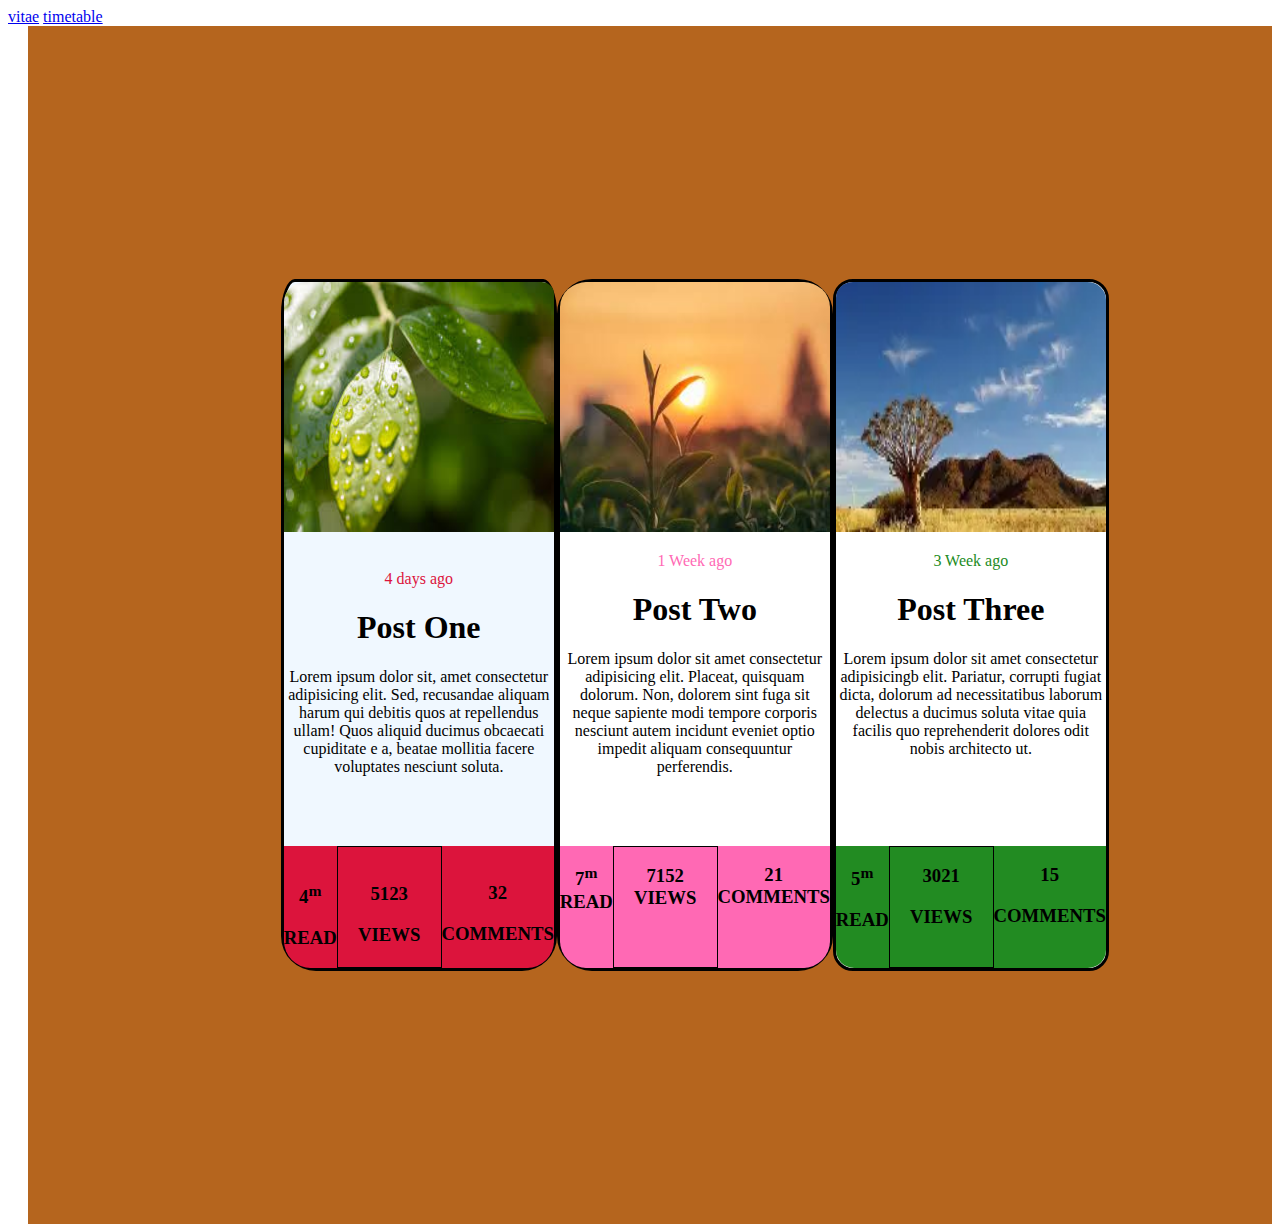
<file: index.html>
<!DOCTYPE html>
<html lang="en">
<head>
    <meta charset="UTF-8">
    <meta name="viewport" content="width=device-width, initial-scale=1.0">
    <title>poster </title>
    <link rel="stylesheet" href="./poster.css">
</head>
<body>
  <a href="vitae.html">vitae</a>
   <a href="timetable.html">timetable</a>
    <div class="maindiv">
          <div class="firstdiv" style="border-top-left-radius: 5%; border-top-right-radius: 5%;">
            <div class="img">
                  <img src="./fred.jpg"  width="270px"; height="250px"; style="border-top-left-radius:8% ; border-top-right-radius:4.7% ;">
            </div>
            <div>
              <center><br>
              <p style="color: crimson;">4 days ago </p>
                <h1>Post One </h1>
                <p> Lorem ipsum dolor sit, amet  consectetur adipisicing elit.  
                  Sed, recusandae aliquam harum qui debitis quos at repellendus ullam!  Quos aliquid ducimus obcaecati cupiditate  e
                  a, beatae mollitia facere  voluptates nesciunt soluta. </center></p>
                   
                </center> <br><br>
            </div> <br>
           
                  

                 <div class="smalldiv1" style="height: 17.8%;">
                    <div class="rd"><br>
                        <h3> <center>4<sup>m</sup> </center></h3>
                        <h3> <center>READ </center></h3>
                    </div>
                
                    <div class="vision"><br>
                          <h3> <center>5123 </center></h3>
                          <h3> <center>VIEWS </center></h3>
                    </div>
                    <div class="Comments"><br>
                          <h3><center>32 </center></h3>
                          <h3> <center>COMMENTS </center></h3>
                    </div>
                
                </div>   

          </div>


           <div class="seconddiv">
                      <center>
                    <img src="ste.jpg" width="270px"; height="250px"; style="border-top-left-radius:10% ; border-top-right-radius: 10%;" >
                      <p style="color: hotpink;">1 Week ago </p>
                      <h1> Post Two </h1>
                      <p>Lorem ipsum dolor sit amet  consectetur  adipisicing elit. 
                        Placeat, quisquam dolorum. Non, dolorem sint fuga sit neque sapiente modi tempore corporis nesciunt
                         autem incidunt eveniet optio impedit  aliquam consequuntur perferendis. </center></p>
                  </center>
                  
                              <br><br><br>
                   <div class="smalldiv2" style="height: 17.8%;">
                        <div class="rd1">
                            <h3> <center>7<sup>m</sup><br>READ </center></h3>
                            
                        </div>
                          <div class="vision1">
                                <h3><center>7152<br>VIEWS <center></h3>
                                
                          </div> 
                          
                          <div class="Comments1">
                                <h3><center>21 <br>COMMENTS</center></h3>
                                

                          </div>

                     </div>      


            </div>
            <div class="thirddiv">
                    <center>
                    <img src="./kevin.webp" width="270px" height="250px" style="border-top-left-radius: 6.3%; border; border-top-right-radius: 7%;">
                    <p style="color: forestgreen;"> 3 Week ago </p>
                    <h1> Post Three </h1>
                    <p>Lorem ipsum dolor sit amet consectetur adipisicingb  elit. 
                      Pariatur, corrupti fugiat dicta, dolorum   ad necessitatibus laborum delectus a ducimus soluta vitae quia facilis quo reprehenderit
                       dolores odit nobis architecto ut. </p>
                       </center>
                            <br><br><br><br>
                       <div class="smalldiv3" style="height: 17.8%;">
                              <div class="rd2">
                                <h3><center>5<sup>m</sup> </center></h3>
                                <h3> <center>READ </center></h3>
                             </div>
                              <div class="vision2">
                                  <h3><center>3021 </center></h3>
                                  <h3><center>VIEWS </center></h3>
                              </div>
                              <div class="comments2">
                                <h3> <center>15 </center></h3>
                                <h3> <center>COMMENTS </center></h3>



                              </div>


                       </div>



            </div>
</body>    














              





































    </div>
</file>
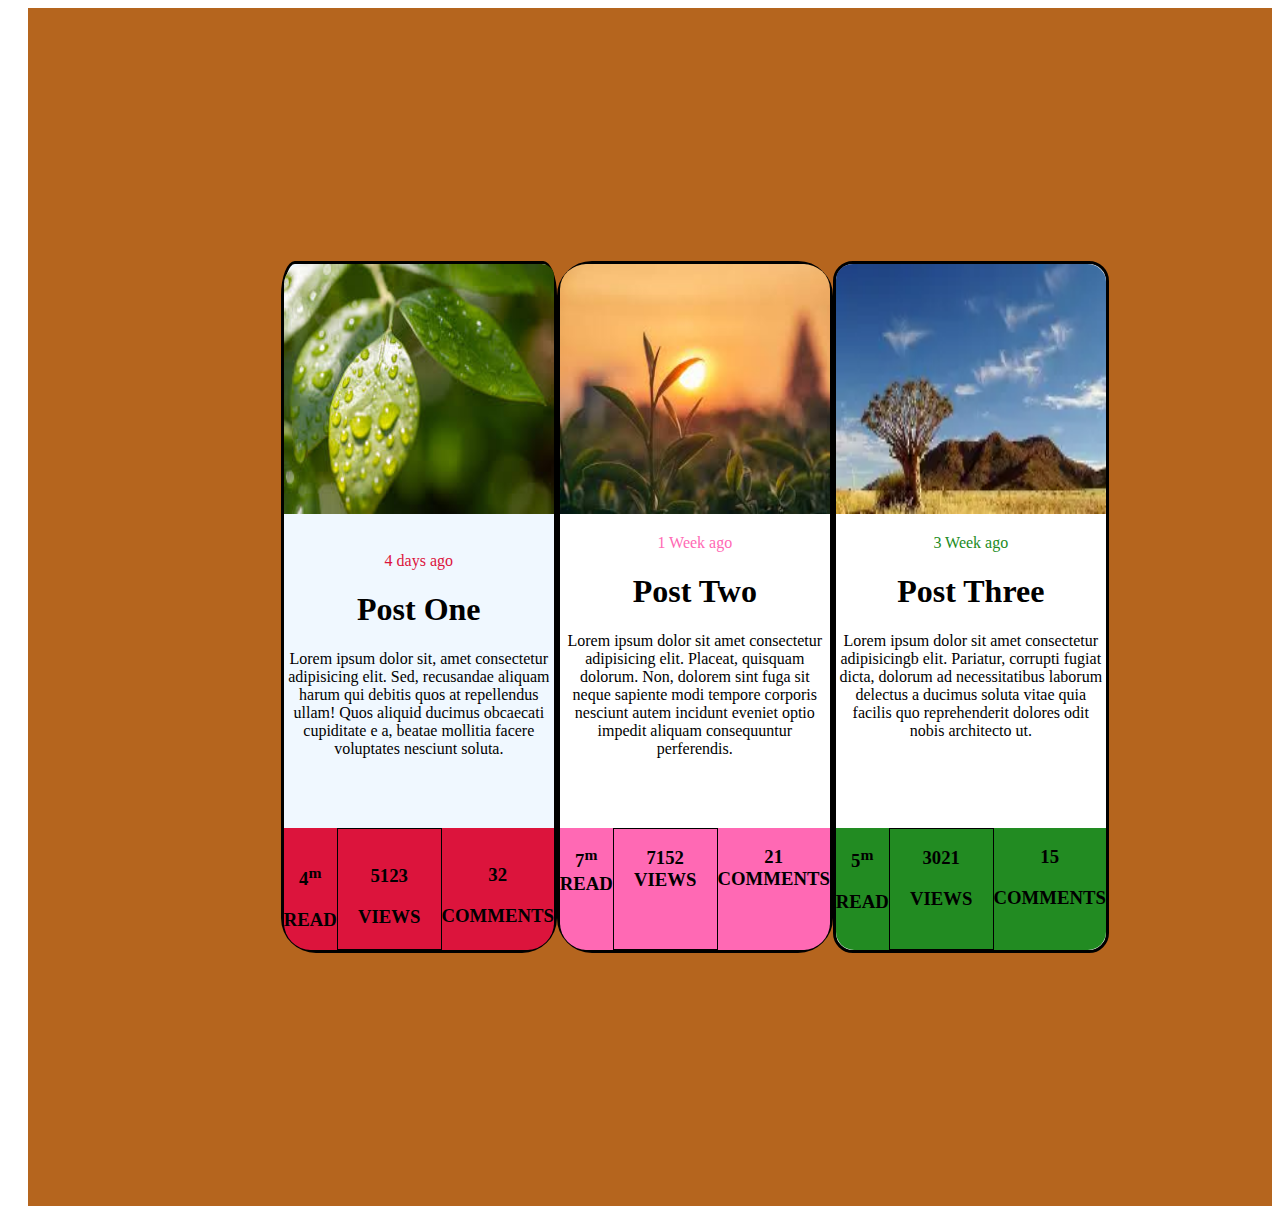
<file: poster.html>
<!DOCTYPE html>
<html lang="en">
<head>
    <meta charset="UTF-8">
    <meta name="viewport" content="width=device-width, initial-scale=1.0">
    <title>poster </title>
    <link rel="stylesheet" href="./poster.css">
</head>
<body>
    <div class="maindiv">
          <div class="firstdiv" style="border-top-left-radius: 5%; border-top-right-radius: 5%;">
            <div class="img">
                  <img src="./fred.jpg"  width="270px"; height="250px"; style="border-top-left-radius:8% ; border-top-right-radius:4.7% ;">
            </div>
            <div>
              <center><br>
              <p style="color: crimson;">4 days ago </p>
                <h1>Post One </h1>
                <p> Lorem ipsum dolor sit, amet  consectetur adipisicing elit.  
                  Sed, recusandae aliquam harum qui debitis quos at repellendus ullam!  Quos aliquid ducimus obcaecati cupiditate  e
                  a, beatae mollitia facere  voluptates nesciunt soluta. </center></p>
                   
                </center> <br><br>
            </div> <br>
           
                  

                 <div class="smalldiv1" style="height: 17.8%;">
                    <div class="rd"><br>
                        <h3> <center>4<sup>m</sup> </center></h3>
                        <h3> <center>READ </center></h3>
                    </div>
                
                    <div class="vision"><br>
                          <h3> <center>5123 </center></h3>
                          <h3> <center>VIEWS </center></h3>
                    </div>
                    <div class="Comments"><br>
                          <h3><center>32 </center></h3>
                          <h3> <center>COMMENTS </center></h3>
                    </div>
                
                </div>   

          </div>


           <div class="seconddiv">
                      <center>
                    <img src="ste.jpg" width="270px"; height="250px"; style="border-top-left-radius:10% ; border-top-right-radius: 10%;" >
                      <p style="color: hotpink;">1 Week ago </p>
                      <h1> Post Two </h1>
                      <p>Lorem ipsum dolor sit amet  consectetur  adipisicing elit. 
                        Placeat, quisquam dolorum. Non, dolorem sint fuga sit neque sapiente modi tempore corporis nesciunt
                         autem incidunt eveniet optio impedit  aliquam consequuntur perferendis. </center></p>
                  </center>
                  
                              <br><br><br>
                   <div class="smalldiv2" style="height: 17.8%;">
                        <div class="rd1">
                            <h3> <center>7<sup>m</sup><br>READ </center></h3>
                            
                        </div>
                          <div class="vision1">
                                <h3><center>7152<br>VIEWS <center></h3>
                                
                          </div> 
                          
                          <div class="Comments1">
                                <h3><center>21 <br>COMMENTS</center></h3>
                                

                          </div>

                     </div>      


            </div>
            <div class="thirddiv">
                    <center>
                    <img src="./kevin.webp" width="270px" height="250px" style="border-top-left-radius: 6.3%; border; border-top-right-radius: 7%;">
                    <p style="color: forestgreen;"> 3 Week ago </p>
                    <h1> Post Three </h1>
                    <p>Lorem ipsum dolor sit amet consectetur adipisicingb  elit. 
                      Pariatur, corrupti fugiat dicta, dolorum   ad necessitatibus laborum delectus a ducimus soluta vitae quia facilis quo reprehenderit
                       dolores odit nobis architecto ut. </p>
                       </center>
                            <br><br><br><br>
                       <div class="smalldiv3" style="height: 17.8%;">
                              <div class="rd2">
                                <h3><center>5<sup>m</sup> </center></h3>
                                <h3> <center>READ </center></h3>
                             </div>
                              <div class="vision2">
                                  <h3><center>3021 </center></h3>
                                  <h3><center>VIEWS </center></h3>
                              </div>
                              <div class="comments2">
                                <h3> <center>15 </center></h3>
                                <h3> <center>COMMENTS </center></h3>



                              </div>


                       </div>



            </div>
</body>    














              





































    </div>
</file>
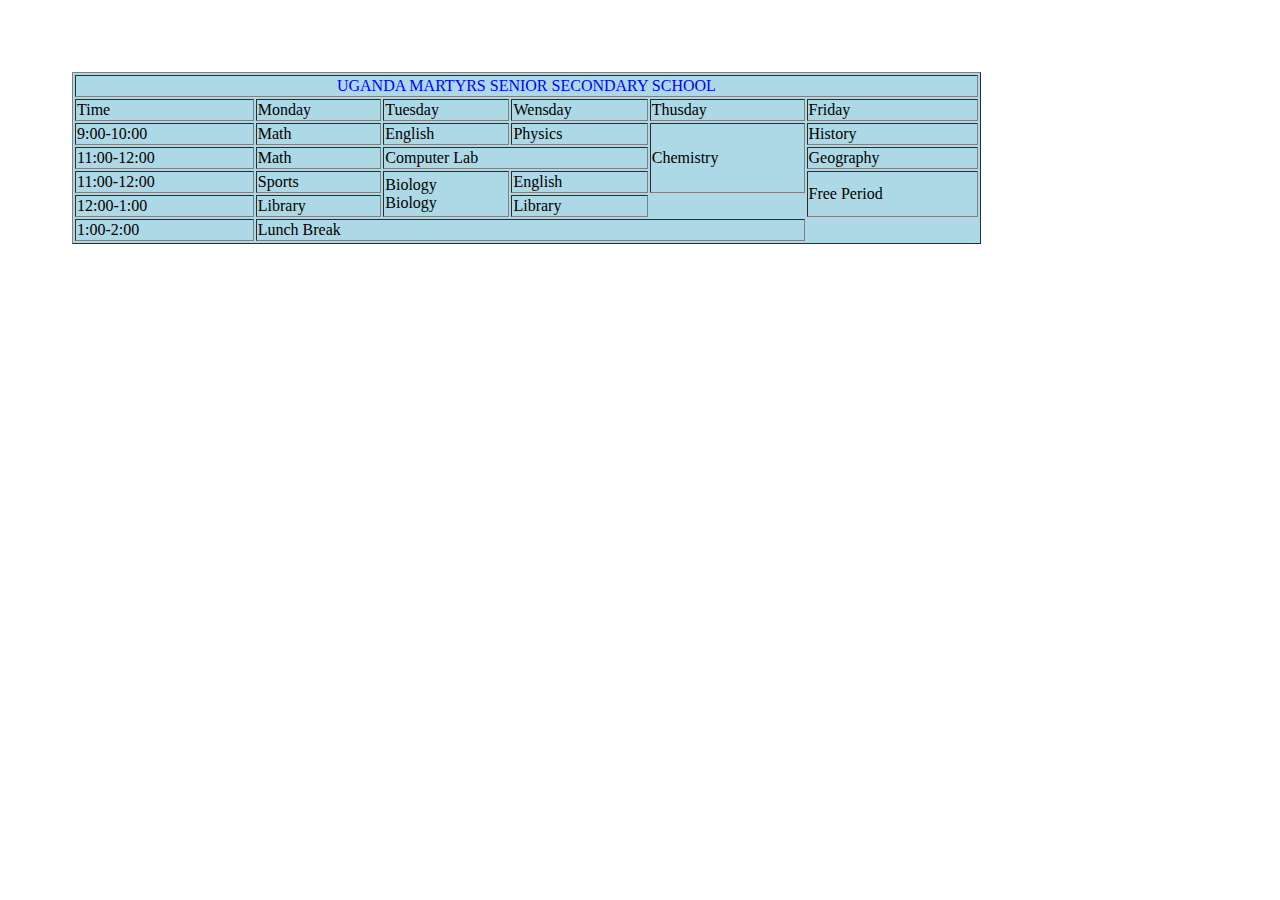
<file: timetable.html>
<!DOCTYPE html>
<html lang="en">
<head>
    <meta charset="UTF-8">
    <meta name="viewport" content="width=device-width, initial-scale=1.0">
    <title>Time table</title>
</head>
<style>
    body{
background-color: #fff;
padding: 5%;
    }
    table{
        background-color: lightblue;
        
    }
    
    .heading{
        color: blue;
    }
</style>
<body>
    
    <table border="1" cellpading="2" cellspacing="2" width="80%" h>
        <div class="tabledata">
<tr>
    <td colspan="6" class="heading" > <center>UGANDA MARTYRS SENIOR SECONDARY SCHOOL </center></td>
</tr>

<tr> <center>   
        <td>Time</td>   
        <td>Monday</td>
        <td>Tuesday</td>
        <td>Wensday</td>
        <td>Thusday</td>
        <td>Friday</td>
 </tr> </center>
        </div>


<tr>
        <td>9:00-10:00</td>
        <td>Math</td>
        <td>English</td>
        <td>Physics</td>
        <td rowspan="3">Chemistry</td>
        <td>History</td>

</tr>

<tr>
    <td>11:00-12:00</td>
    <td>Math</td>
    <td colspan="2">Computer Lab</td>
    <td>Geography</td>
</tr>

<tr>
    <td>11:00-12:00</td>
    <td>Sports</td>
    <td rowspan="2">Biology <br>Biology</td>
    <td>English</td>
    <td rowspan="2">Free Period</td>

</tr>

<tr>
    <td>12:00-1:00</td>
    <td>Library</td>
    <td>Library</td>

</tr>

<tr>
    <td>1:00-2:00</td>
    <td colspan="4">Lunch Break</td>   
</tr>














    </table>
    </center>
















</body>
</html>
















</body>
</html>
</file>
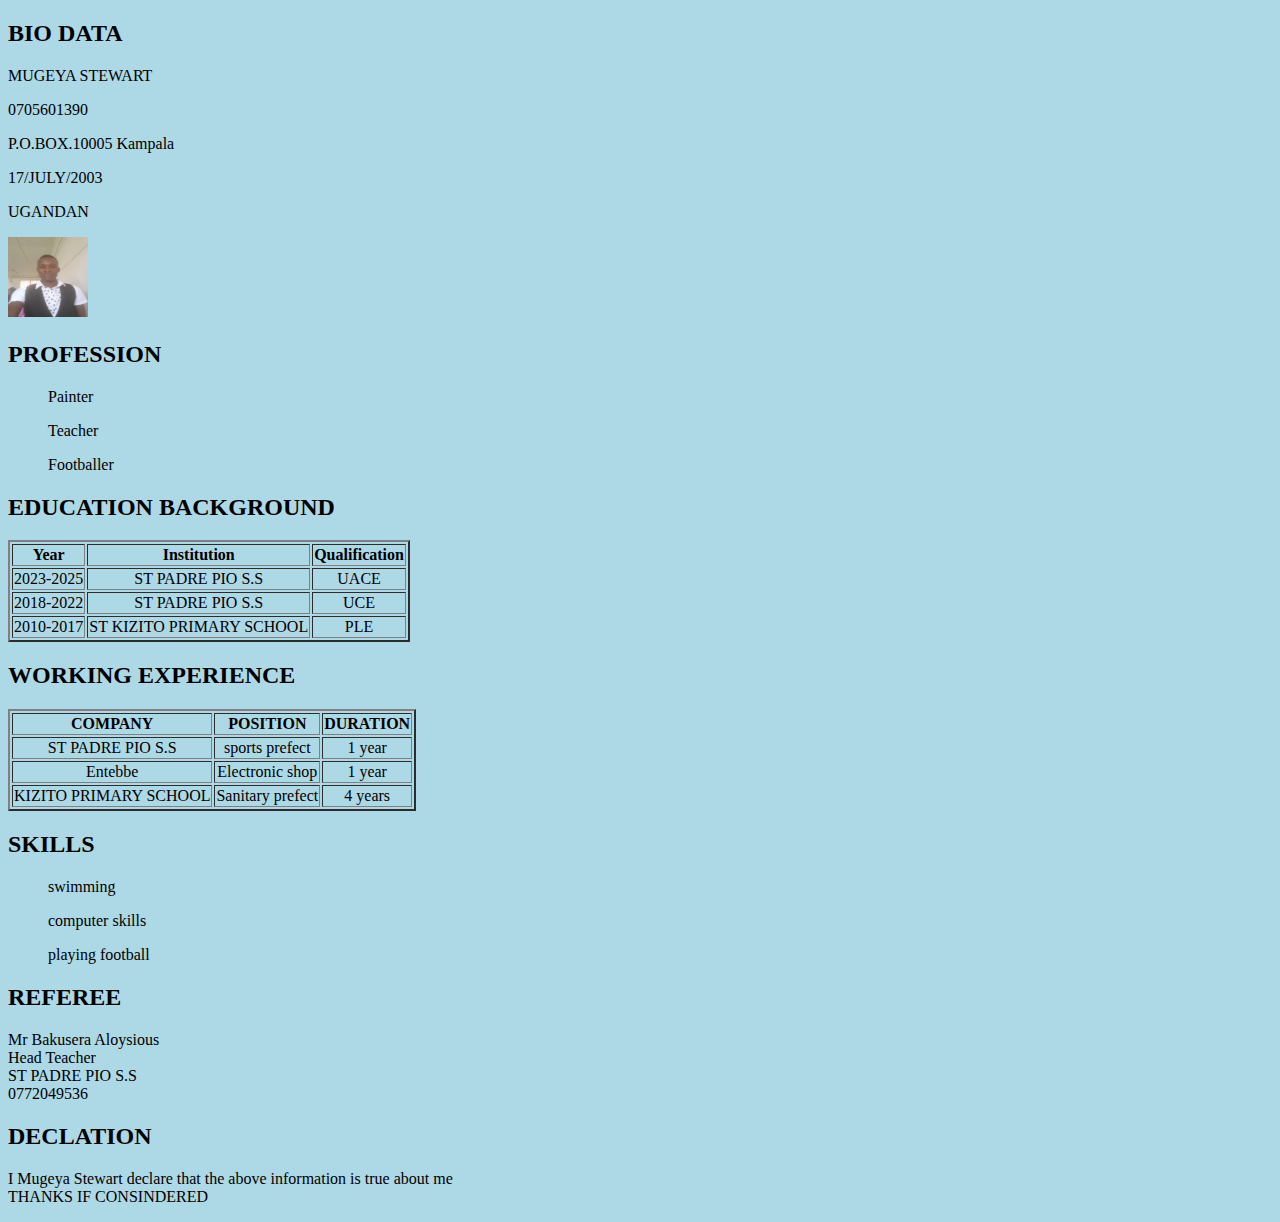
<file: vitae.html>
<!DOCTYPE html>
<html lang="en">
<head>
    <meta charset="UTF-8">
    <meta name="viewport" content="width=, initial-scale=1.0">
    <title>vitae</title>
    <style>
        h1{
            color: blue;margin: 5%
            
        }
        body{
            background-color: lightblue;
            
           
        }
         table{
            text-align: center;
         }

    </style>
    <link ref="stylesheet" href="./vitae.css">
</head>
<body>

<h2>BIO DATA </h2>
<p>MUGEYA STEWART</p>
<p>0705601390</p>
<p>P.O.BOX.10005 Kampala</p>
<p>17/JULY/2003</p>
<p>UGANDAN</p>
<img src="stewart.jpeg.jpg" width="80px" height="80px"/>
<h2>PROFESSION </h2>
<ol> Painter </ol>
<ol>Teacher </ol>
<ol>Footballer </ol>

<h2>EDUCATION BACKGROUND </h2>
<table border="2" >
    <tr>
        <th>Year</th>
        <th>Institution</th>
        <th>Qualification</th>
</tr>

    <tr>
        <td>2023-2025</td>
        <td>ST PADRE PIO S.S</td>
        <td>UACE</td>
     </tr>

<tr>
    <td>2018-2022</td>
    <td>ST PADRE PIO S.S</td>
    <td>UCE</td>

</tr>

<tr>
    <td>2010-2017</td>
    <td>ST KIZITO PRIMARY SCHOOL</td>
    <td>PLE</td>

</tr>

</table> 

<h2>WORKING EXPERIENCE </h2>
<table border="2">
<tr>
    <th>COMPANY</th>
    <th>POSITION</th>
    <th>DURATION</th>
</tr>
<tr>
    <td>ST PADRE PIO S.S</td>
    <td>sports prefect</td>
    <td>1 year</td>
</tr>
<tr>
     <td>Entebbe</td>
    <td>Electronic shop</td>
    <td>1 year</td>
</tr>
<tr>
    <td> KIZITO PRIMARY SCHOOL </td>
    <td>Sanitary prefect</td>
    <td>4 years</td>

</tr>

</table>
<h2>SKILLS </h2>
<ol>swimming</ol>
<ol>computer skills</ol>
<ol>playing football</ol>

<h2>REFEREE</h2>
<P>Mr Bakusera Aloysious <br> Head Teacher <br>ST PADRE PIO S.S <br>0772049536</P>
    
<h2>DECLATION</h2>
<p>I Mugeya Stewart declare that the above information is true about me <br>THANKS IF CONSINDERED</p>


</body>
</html>
</file>
<file: poster.css>
.maindiv{
    justify-content: space-around;
    display: flex;
    padding: 20%;
    margin-left: 20px;
    background-image: url(tt.png);
   }

   .firstdiv{
    border-top-left-radius:18% ;
    border-top-right-radius:18% ;
    flex-basis: 100px;
    border: solid;
    background-color: aliceblue;
    border-radius: 35px;
    

   }


   .seconddiv{
    flex-basis: 100px;
    border: solid;
    background-color:white;
    border-radius: 35px;
    }

   .thirddiv{
    flex-basis: 100px;
    border: solid;
    border-radius:  20px; ;
    background-color:white;
    padding: ;

   }
.smalldiv1{
display: flex;
background-color: crimson;
border-radius:  0 0 27px 27px

}
.smalldiv2{
display: flex;
background-color: hotpink;
border-radius: 0 0 27px 27px;

}
.smalldiv3{
display: flex;
background-color: forestgreen;
border-radius:0 0 18.1px 18.1px;
}
.vision{
    border: solid 0.5px;
    flex-basis: 50%;
}
.vision1{
    flex-basis: 50%;
    border: solid 0.5px;
}
.vision2{
    border: solid 0.5px;
    flex-basis: 50%;

}
</file>
<file: vitae.css>
.biodata{
    background-color:blue;

}
</file>
